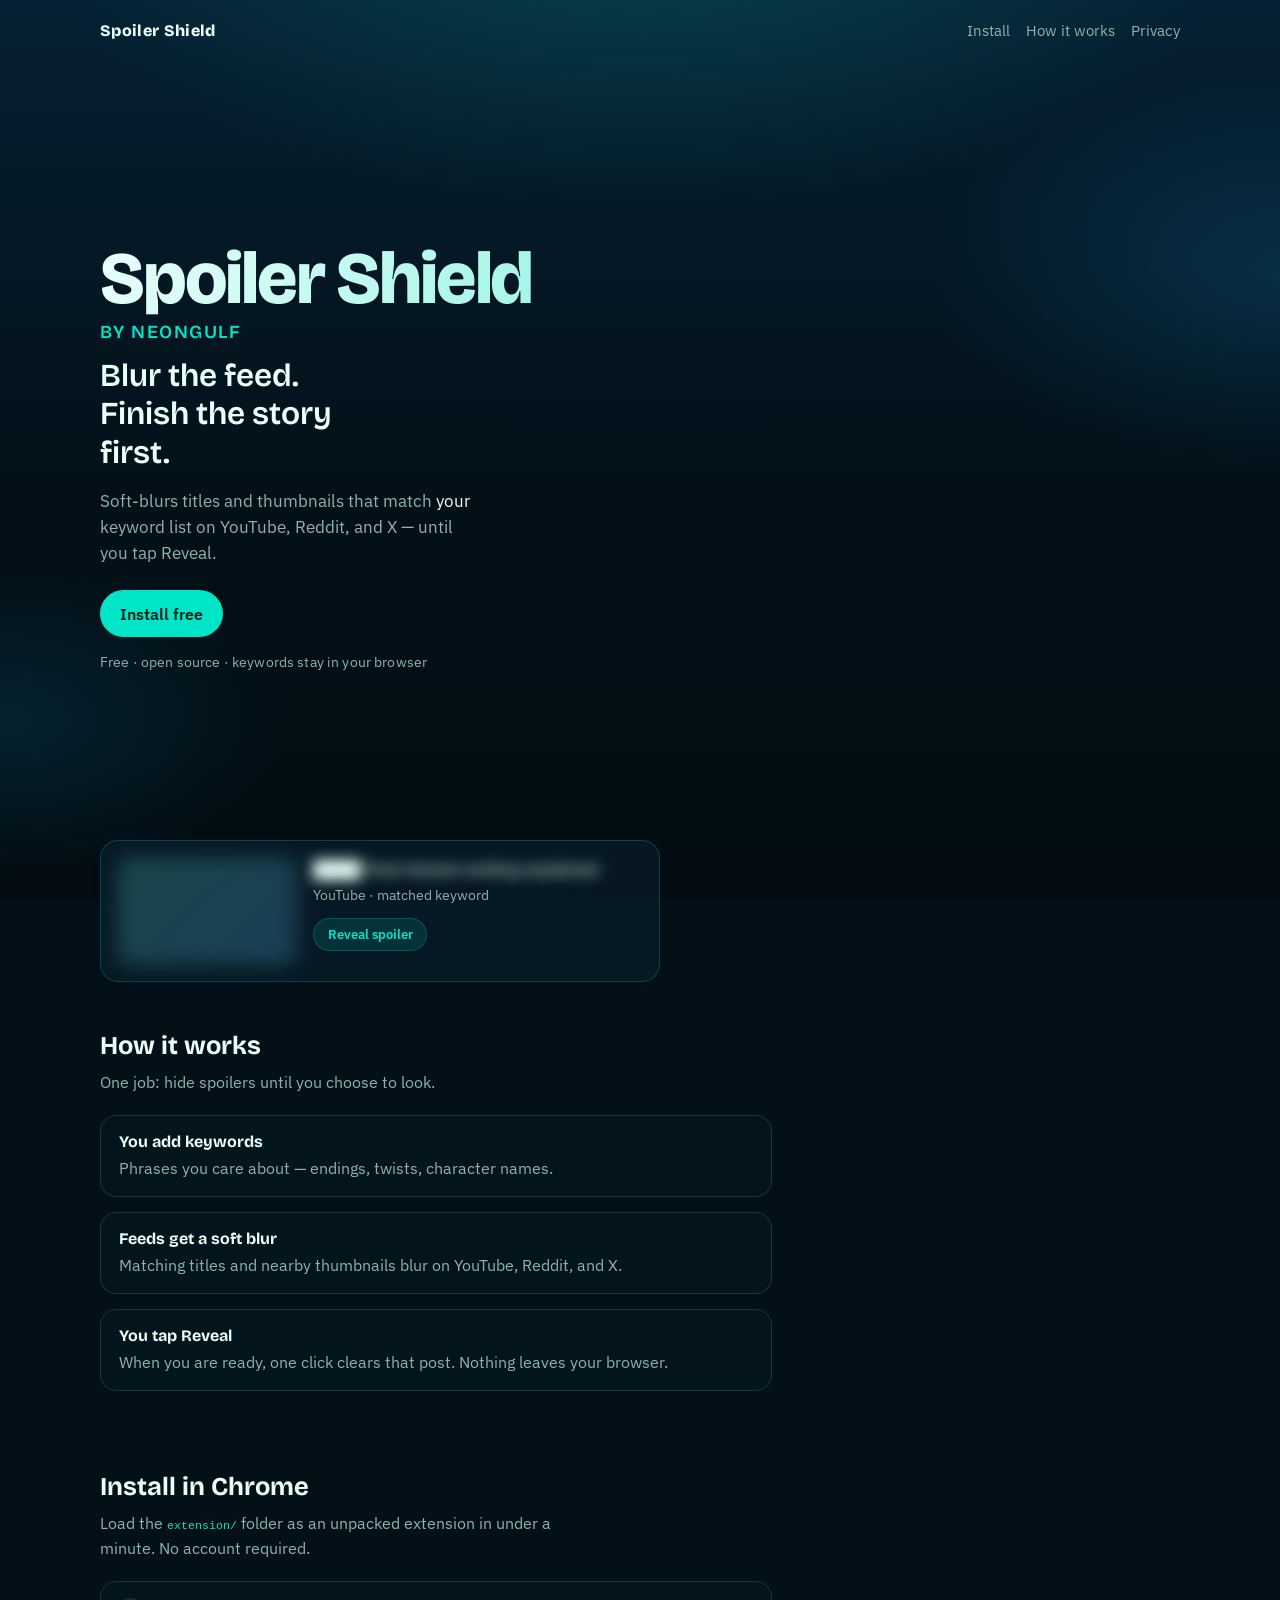
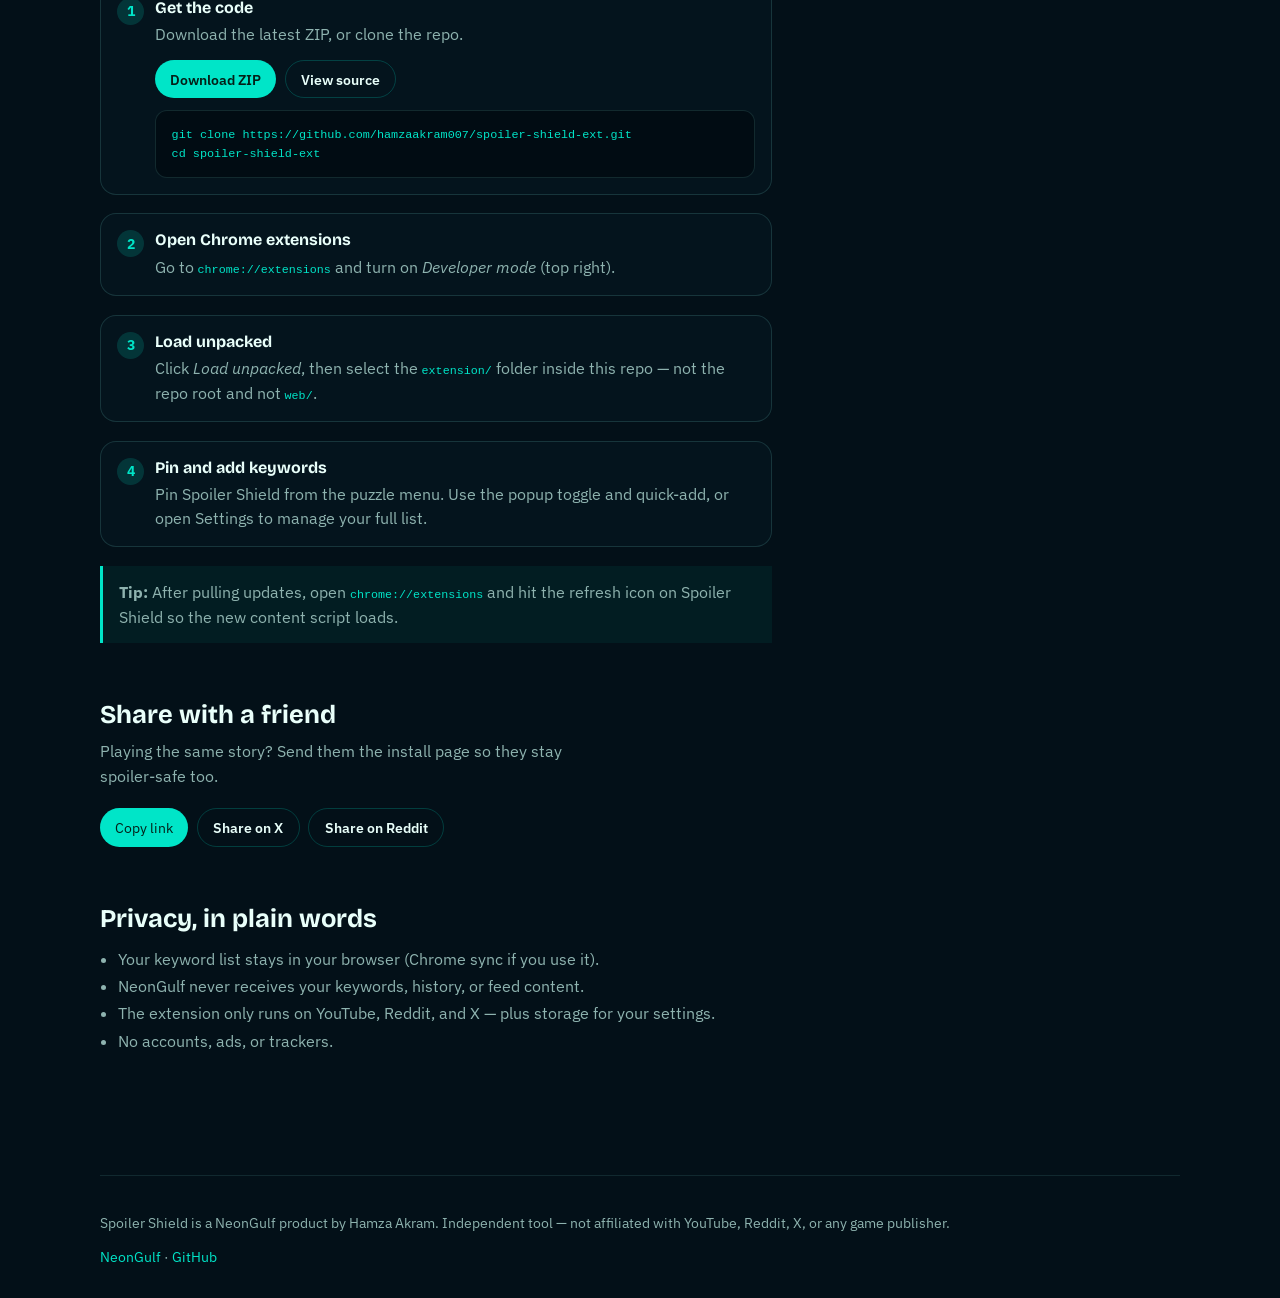
<file: web/index.html>
<!DOCTYPE html>
<html lang="en">
  <head>
    <meta charset="UTF-8" />
    <meta name="viewport" content="width=device-width, initial-scale=1" />
    <title>Spoiler Shield by NeonGulf — blur spoilers on YouTube, Reddit &amp; X</title>
    <meta
      name="description"
      content="Free Chrome extension that blurs spoiler titles and thumbnails on YouTube, Reddit, and X. Your keyword list stays in your browser. Install in under a minute."
    />
    <meta name="robots" content="index,follow" />
    <link rel="canonical" href="https://shield.neongulf.com/" />
    <meta name="theme-color" content="#031018" />
    <meta property="og:type" content="website" />
    <meta property="og:site_name" content="NeonGulf" />
    <meta property="og:url" content="https://shield.neongulf.com/" />
    <meta
      property="og:title"
      content="Spoiler Shield — blur spoilers before you see them"
    />
    <meta
      property="og:description"
      content="Blur matching titles and thumbnails on YouTube, Reddit, and X until you tap Reveal. Keywords stay in your browser."
    />
    <meta property="og:image" content="https://shield.neongulf.com/favicon-128.png" />
    <meta name="twitter:card" content="summary" />
    <meta
      name="twitter:title"
      content="Spoiler Shield — blur spoilers before you see them"
    />
    <meta
      name="twitter:description"
      content="Free Chrome extension. Your keyword list. YouTube, Reddit, and X."
    />
    <meta name="twitter:image" content="https://shield.neongulf.com/favicon-128.png" />
    <link rel="icon" type="image/png" href="favicon-32.png" />
    <link rel="apple-touch-icon" href="favicon-128.png" />
    <link rel="preconnect" href="https://fonts.googleapis.com" />
    <link rel="preconnect" href="https://fonts.gstatic.com" crossorigin />
    <link
      href="https://fonts.googleapis.com/css2?family=Bricolage+Grotesque:opsz,wght@12..96,600;12..96,800&family=IBM+Plex+Sans:wght@400;500;600&display=swap"
      rel="stylesheet"
    />
    <link rel="stylesheet" href="styles.css" />
    <script type="application/ld+json">
      {
        "@context": "https://schema.org",
        "@type": "SoftwareApplication",
        "name": "Spoiler Shield",
        "applicationCategory": "BrowserApplication",
        "operatingSystem": "Chrome",
        "offers": {
          "@type": "Offer",
          "price": "0",
          "priceCurrency": "USD"
        },
        "description": "Chrome extension that blurs spoiler titles and thumbnails on YouTube, Reddit, and X until you choose to reveal them.",
        "url": "https://shield.neongulf.com/",
        "author": {
          "@type": "Organization",
          "name": "NeonGulf",
          "url": "https://neongulf.com"
        }
      }
    </script>
  </head>
  <body>
    <div class="atmosphere" aria-hidden="true"></div>
    <header class="top">
      <span class="logo">Spoiler Shield</span>
      <nav class="top-nav" aria-label="Primary">
        <a class="ghost-link" href="#install">Install</a>
        <a class="ghost-link" href="#how">How it works</a>
        <a class="ghost-link" href="#privacy">Privacy</a>
      </nav>
    </header>

    <main>
      <section class="hero">
        <p class="brand">Spoiler Shield</p>
        <p class="byline">by NeonGulf</p>
        <h1>Blur the feed. Finish the story first.</h1>
        <p class="support">
          Soft-blurs titles and thumbnails that match <em>your</em> keyword list
          on YouTube, Reddit, and X — until you tap Reveal.
        </p>
        <div class="cta-row">
          <a class="cta" href="#install">Install free</a>
        </div>
        <p class="trust-line">
          Free · open source · keywords stay in your browser
        </p>
      </section>

      <section class="preview" aria-label="Product preview">
        <div class="feed-card">
          <div class="thumb blurred"></div>
          <div class="meta">
            <p class="title blurred-text">████ final mission ending explained</p>
            <p class="sub">YouTube · matched keyword</p>
            <button type="button" class="reveal-demo" disabled>Reveal spoiler</button>
          </div>
        </div>
      </section>

      <section class="how" id="how" aria-labelledby="how-heading">
        <h2 id="how-heading">How it works</h2>
        <p class="section-lede">
          One job: hide spoilers until you choose to look.
        </p>
        <ol class="how-grid">
          <li>
            <strong>You add keywords</strong>
            <p>Phrases you care about — endings, twists, character names.</p>
          </li>
          <li>
            <strong>Feeds get a soft blur</strong>
            <p>Matching titles and nearby thumbnails blur on YouTube, Reddit, and X.</p>
          </li>
          <li>
            <strong>You tap Reveal</strong>
            <p>When you are ready, one click clears that post. Nothing leaves your browser.</p>
          </li>
        </ol>
      </section>

      <section class="install" id="install" aria-labelledby="install-heading">
        <h2 id="install-heading">Install in Chrome</h2>
        <p class="install-lede">
          Load the <code>extension/</code> folder as an unpacked extension in
          under a minute. No account required.
        </p>

        <ol class="steps">
          <li>
            <strong>Get the code</strong>
            <p>Download the latest ZIP, or clone the repo.</p>
            <div class="step-actions">
              <a
                class="cta compact"
                href="https://github.com/hamzaakram007/spoiler-shield-ext/archive/refs/heads/main.zip"
                >Download ZIP</a
              >
              <a
                class="cta secondary compact"
                href="https://github.com/hamzaakram007/spoiler-shield-ext"
                >View source</a
              >
            </div>
            <pre><code>git clone https://github.com/hamzaakram007/spoiler-shield-ext.git
cd spoiler-shield-ext</code></pre>
          </li>
          <li>
            <strong>Open Chrome extensions</strong>
            <p>
              Go to <code>chrome://extensions</code> and turn on
              <em>Developer mode</em> (top right).
            </p>
          </li>
          <li>
            <strong>Load unpacked</strong>
            <p>
              Click <em>Load unpacked</em>, then select the
              <code>extension/</code> folder inside this repo — not the repo root
              and not <code>web/</code>.
            </p>
          </li>
          <li>
            <strong>Pin and add keywords</strong>
            <p>
              Pin Spoiler Shield from the puzzle menu. Use the popup toggle and
              quick-add, or open Settings to manage your full list.
            </p>
          </li>
        </ol>

        <aside class="tip">
          <strong>Tip:</strong> After pulling updates, open
          <code>chrome://extensions</code> and hit the refresh icon on Spoiler
          Shield so the new content script loads.
        </aside>
      </section>

      <section class="share" id="share" aria-labelledby="share-heading">
        <h2 id="share-heading">Share with a friend</h2>
        <p class="section-lede">
          Playing the same story? Send them the install page so they stay spoiler-safe too.
        </p>
        <div class="share-row">
          <button type="button" class="cta compact" id="copy-link">Copy link</button>
          <a
            class="cta secondary compact"
            id="share-x"
            href="https://twitter.com/intent/tweet?text=Spoiler%20Shield%20blurs%20spoilers%20on%20YouTube%2C%20Reddit%2C%20and%20X%20until%20you%20reveal%20them.%20Keywords%20stay%20in%20your%20browser.&url=https%3A%2F%2Fshield.neongulf.com%2F"
            target="_blank"
            rel="noopener"
            >Share on X</a
          >
          <a
            class="cta secondary compact"
            href="https://www.reddit.com/submit?url=https%3A%2F%2Fshield.neongulf.com%2F&title=Spoiler%20Shield%20%E2%80%94%20blur%20spoilers%20before%20you%20see%20them"
            target="_blank"
            rel="noopener"
            >Share on Reddit</a
          >
        </div>
        <p id="copy-status" class="copy-status" role="status" hidden>Link copied</p>
      </section>

      <section class="privacy" id="privacy" aria-labelledby="privacy-heading">
        <h2 id="privacy-heading">Privacy, in plain words</h2>
        <ul>
          <li>Your keyword list stays in your browser (Chrome sync if you use it).</li>
          <li>NeonGulf never receives your keywords, history, or feed content.</li>
          <li>The extension only runs on YouTube, Reddit, and X — plus storage for your settings.</li>
          <li>No accounts, ads, or trackers.</li>
        </ul>
      </section>
    </main>

    <footer>
      <p>
        Spoiler Shield is a NeonGulf product by Hamza Akram. Independent tool —
        not affiliated with YouTube, Reddit, X, or any game publisher.
      </p>
      <p class="footer-links">
        <a href="https://neongulf.com">NeonGulf</a>
        ·
        <a href="https://github.com/hamzaakram007/spoiler-shield-ext">GitHub</a>
      </p>
    </footer>
    <script>
      (function () {
        var btn = document.getElementById("copy-link");
        var status = document.getElementById("copy-status");
        if (!btn) return;
        btn.addEventListener("click", async function () {
          var url = "https://shield.neongulf.com/";
          try {
            await navigator.clipboard.writeText(url);
            status.hidden = false;
            status.textContent = "Link copied";
          } catch (e) {
            status.hidden = false;
            status.textContent = url;
          }
          setTimeout(function () {
            status.hidden = true;
          }, 2000);
        });
      })();
    </script>
  </body>
</html>
</file>
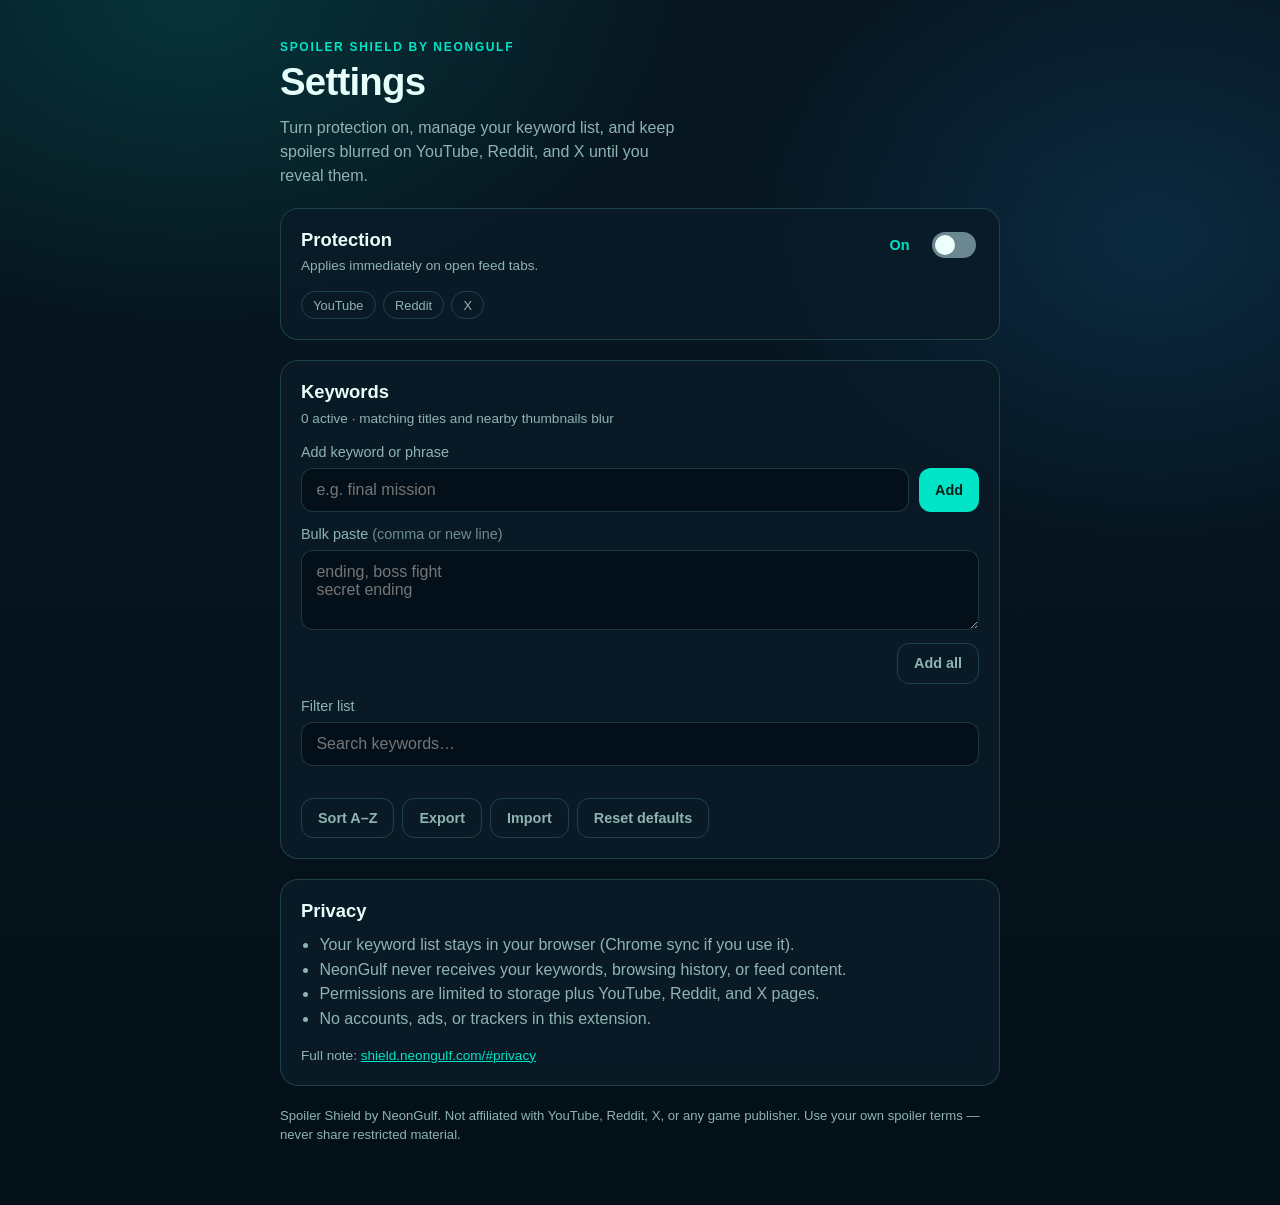
<file: extension/options.html>
<!DOCTYPE html>
<html lang="en">
  <head>
    <meta charset="UTF-8" />
    <meta name="viewport" content="width=device-width, initial-scale=1" />
    <title>Spoiler Shield — Settings</title>
    <link rel="stylesheet" href="options.css" />
  </head>
  <body>
    <div class="page">
      <header>
        <p class="eyebrow">Spoiler Shield by NeonGulf</p>
        <h1>Settings</h1>
        <p class="lede">
          Turn protection on, manage your keyword list, and keep spoilers blurred
          on YouTube, Reddit, and X until you reveal them.
        </p>
      </header>

      <section id="welcome" class="card welcome" aria-labelledby="welcome-heading" hidden>
        <h2 id="welcome-heading">Welcome — three quick steps</h2>
        <ol class="welcome-steps">
          <li>Keep protection <strong>On</strong>.</li>
          <li>Add the spoilers you want blurred (phrases work best).</li>
          <li>Open YouTube, Reddit, or X — matching posts blur until you tap Reveal.</li>
        </ol>
        <button id="dismiss-welcome" type="button">Got it</button>
      </section>

      <section class="card" aria-labelledby="protection-heading">
        <div class="card-head">
          <div>
            <h2 id="protection-heading">Protection</h2>
            <p class="hint">Applies immediately on open feed tabs.</p>
          </div>
          <label class="switch-row" for="enabled">
            <span id="enabled-label">On</span>
            <input id="enabled" type="checkbox" role="switch" />
          </label>
        </div>
        <ul class="sites">
          <li>YouTube</li>
          <li>Reddit</li>
          <li>X</li>
        </ul>
      </section>

      <section class="card" aria-labelledby="keywords-heading">
        <div class="card-head">
          <div>
            <h2 id="keywords-heading">Keywords</h2>
            <p class="hint">
              <span id="keyword-count">0</span> active · matching titles and nearby
              thumbnails blur
            </p>
          </div>
        </div>

        <label class="field" for="new-keyword">
          <span>Add keyword or phrase</span>
          <div class="row">
            <input
              id="new-keyword"
              type="text"
              placeholder="e.g. final mission"
              maxlength="80"
              autocomplete="off"
            />
            <button id="add-btn" type="button">Add</button>
          </div>
        </label>

        <label class="field tight" for="bulk-keywords">
          <span>Bulk paste <em>(comma or new line)</em></span>
          <textarea
            id="bulk-keywords"
            rows="3"
            placeholder="ending, boss fight&#10;secret ending"
          ></textarea>
          <div class="row end">
            <button id="bulk-btn" type="button" class="ghost">Add all</button>
          </div>
        </label>

        <label class="field tight" for="filter-keywords">
          <span>Filter list</span>
          <input
            id="filter-keywords"
            type="search"
            placeholder="Search keywords…"
            autocomplete="off"
          />
        </label>

        <ul id="keyword-list" class="list" aria-live="polite"></ul>

        <div class="footer-actions">
          <div class="action-group">
            <button id="sort-btn" type="button" class="ghost">Sort A–Z</button>
            <button id="export-btn" type="button" class="ghost">Export</button>
            <button id="import-btn" type="button" class="ghost">Import</button>
            <input id="import-file" type="file" accept="application/json,.json,text/plain,.txt,.csv" hidden />
            <button id="reset-btn" type="button" class="ghost danger">
              Reset defaults
            </button>
          </div>
          <p id="save-status" class="status" role="status" hidden>Saved</p>
        </div>
      </section>

      <section class="card privacy" aria-labelledby="privacy-heading">
        <h2 id="privacy-heading">Privacy</h2>
        <ul class="privacy-list">
          <li>Your keyword list stays in your browser (Chrome sync if you use it).</li>
          <li>NeonGulf never receives your keywords, browsing history, or feed content.</li>
          <li>Permissions are limited to storage plus YouTube, Reddit, and X pages.</li>
          <li>No accounts, ads, or trackers in this extension.</li>
        </ul>
        <p class="hint">
          Full note:
          <a href="https://shield.neongulf.com/#privacy" target="_blank" rel="noopener"
            >shield.neongulf.com/#privacy</a
          >
        </p>
      </section>

      <p class="note">
        Spoiler Shield by NeonGulf. Not affiliated with YouTube, Reddit, X, or
        any game publisher. Use your own spoiler terms — never share restricted
        material.
      </p>
    </div>
    <script src="options.js"></script>
  </body>
</html>
</file>
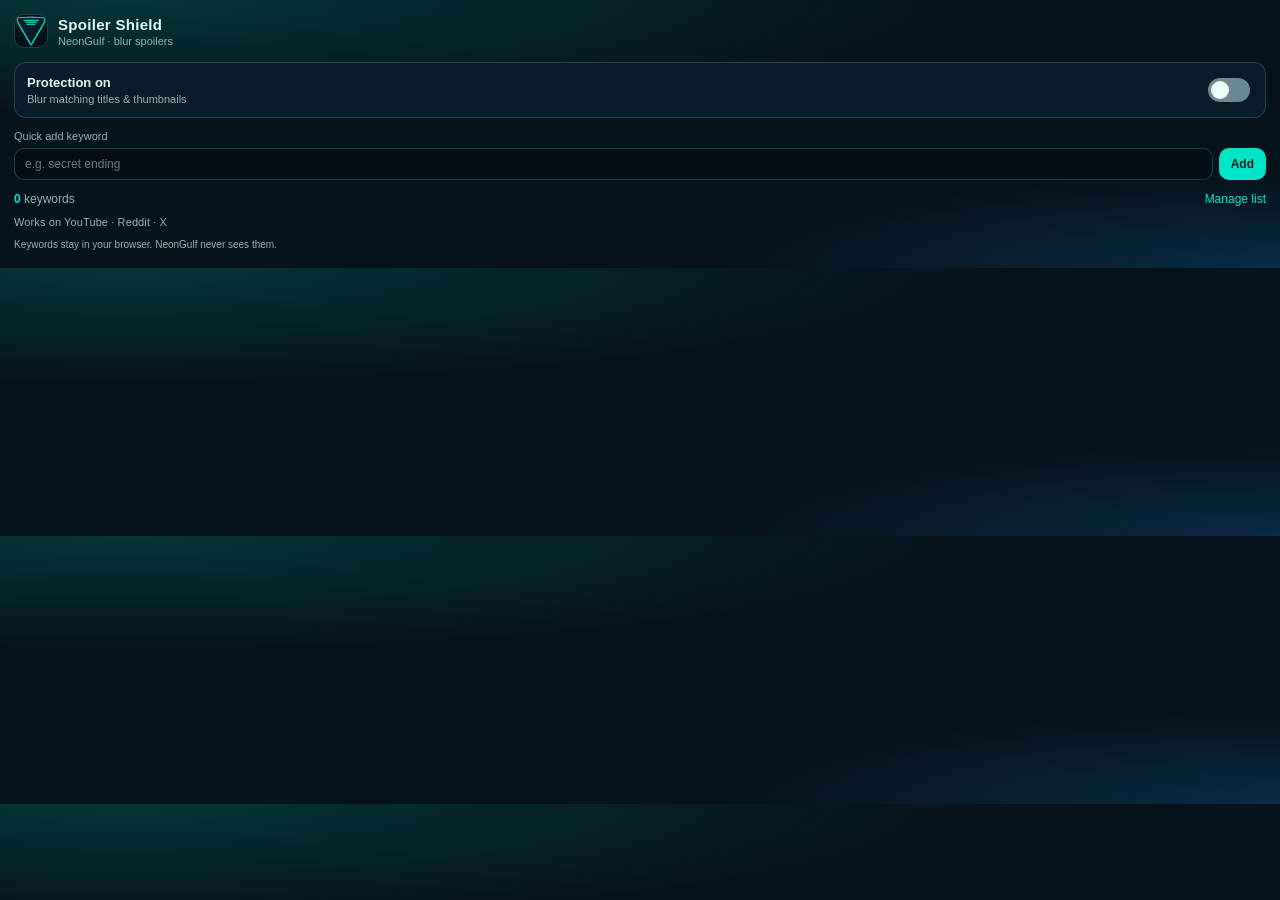
<file: extension/popup.html>
<!DOCTYPE html>
<html lang="en">
  <head>
    <meta charset="UTF-8" />
    <meta name="viewport" content="width=device-width, initial-scale=1" />
    <title>Spoiler Shield</title>
    <link rel="stylesheet" href="popup.css" />
  </head>
  <body>
    <main class="panel">
      <header>
        <img class="mark" src="icons/icon48.png" width="34" height="34" alt="" />
        <div>
          <h1>Spoiler Shield</h1>
          <p class="tag">NeonGulf · blur spoilers</p>
        </div>
      </header>

      <p id="onboard-tip" class="onboard" hidden>
        Add the spoilers you want blurred, then browse YouTube, Reddit, or X.
        <a href="options.html" id="onboard-link">Open settings</a>
      </p>

      <label class="toggle-row" for="enabled">
        <span>
          <strong id="status-label">Protection on</strong>
          <small>Blur matching titles &amp; thumbnails</small>
        </span>
        <input id="enabled" type="checkbox" role="switch" />
      </label>

      <label class="quick-add" for="quick-keyword">
        <span>Quick add keyword</span>
        <div class="row">
          <input
            id="quick-keyword"
            type="text"
            maxlength="80"
            placeholder="e.g. secret ending"
            autocomplete="off"
          />
          <button id="quick-add-btn" type="button">Add</button>
        </div>
      </label>
      <p id="quick-status" class="quick-status" role="status" hidden></p>

      <div class="stats">
        <span><em id="keyword-count">0</em> keywords</span>
        <a href="options.html" id="open-options">Manage list</a>
      </div>
      <p class="sites">Works on YouTube · Reddit · X</p>
      <p class="privacy-line">Keywords stay in your browser. NeonGulf never sees them.</p>
    </main>
    <script src="popup.js"></script>
  </body>
</html>
</file>
<file: web/styles.css>
:root {
  --bg: #031018;
  --teal: #00e5c8;
  --foam: #e9fffa;
  --muted: #8eb3af;
  --line: rgba(0, 229, 200, 0.22);
  --card: rgba(8, 28, 40, 0.78);
  --deep: #0a4f6b;
  --font-display: "Bricolage Grotesque", "Trebuchet MS", sans-serif;
  --font-body: "IBM Plex Sans", "Segoe UI", sans-serif;
}

* {
  box-sizing: border-box;
}

html,
body {
  margin: 0;
  min-height: 100%;
}

body {
  color: var(--foam);
  font-family: var(--font-body);
  background: var(--bg);
  overflow-x: hidden;
}

.atmosphere {
  position: fixed;
  inset: 0;
  z-index: -1;
  background:
    radial-gradient(ellipse 80% 55% at 50% -10%, rgba(0, 229, 200, 0.18), transparent 60%),
    radial-gradient(ellipse 50% 40% at 100% 30%, rgba(14, 90, 130, 0.35), transparent 55%),
    radial-gradient(ellipse 45% 35% at 0% 80%, rgba(8, 60, 80, 0.45), transparent 50%),
    linear-gradient(180deg, #062033 0%, #031018 55%, #020c12 100%);
  animation: tide 14s ease-in-out infinite alternate;
}

@keyframes tide {
  from {
    filter: hue-rotate(0deg) saturate(1);
  }
  to {
    filter: hue-rotate(-8deg) saturate(1.08);
  }
}

.top {
  display: flex;
  justify-content: space-between;
  align-items: center;
  width: min(1080px, calc(100% - 2.5rem));
  margin: 0 auto;
  padding: 1.25rem 0;
}

.logo {
  font-family: var(--font-display);
  font-weight: 800;
  letter-spacing: 0.02em;
}

.top-nav {
  display: flex;
  align-items: center;
  gap: 1rem;
}

.ghost-link {
  color: var(--muted);
  text-decoration: none;
  font-size: 0.95rem;
}

.ghost-link:hover {
  color: var(--teal);
}

main {
  width: min(1080px, calc(100% - 2.5rem));
  margin: 0 auto;
  padding-bottom: 4rem;
}

.hero {
  min-height: calc(100vh - 5.5rem);
  display: flex;
  flex-direction: column;
  justify-content: center;
  padding: 1rem 0 2rem;
  animation: rise 0.9s ease both;
}

@keyframes rise {
  from {
    opacity: 0;
    transform: translateY(18px);
  }
  to {
    opacity: 1;
    transform: none;
  }
}

.brand {
  margin: 0 0 0.75rem;
  font-family: var(--font-display);
  font-size: clamp(2.4rem, 7vw, 4.6rem);
  font-weight: 800;
  letter-spacing: -0.03em;
  line-height: 0.95;
  background: linear-gradient(120deg, var(--foam), #9ff5e6 45%, #4fd0ff);
  -webkit-background-clip: text;
  background-clip: text;
  color: transparent;
}

.byline {
  margin: -0.35rem 0 0.85rem;
  font-family: var(--font-display);
  font-size: clamp(0.95rem, 2.2vw, 1.15rem);
  font-weight: 600;
  letter-spacing: 0.08em;
  text-transform: uppercase;
  color: var(--teal);
}

.hero h1 {
  margin: 0;
  max-width: 14ch;
  font-family: var(--font-display);
  font-size: clamp(1.35rem, 3.2vw, 2rem);
  font-weight: 600;
  line-height: 1.2;
  color: var(--foam);
}

.support {
  margin: 1rem 0 0;
  max-width: 38ch;
  color: var(--muted);
  font-size: 1.05rem;
  line-height: 1.55;
}

.cta-row {
  display: flex;
  flex-wrap: wrap;
  gap: 0.75rem;
  margin-top: 1.5rem;
}

.trust-line {
  margin: 0.9rem 0 0;
  color: var(--muted);
  font-size: 0.9rem;
  letter-spacing: 0.01em;
}

.support em {
  font-style: normal;
  color: var(--foam);
}

.cta {
  display: inline-flex;
  align-items: center;
  justify-content: center;
  padding: 0.85rem 1.25rem;
  border-radius: 999px;
  background: var(--teal);
  color: #042018;
  font-weight: 600;
  text-decoration: none;
  transition: transform 0.2s ease, filter 0.2s ease;
}

.cta:hover {
  transform: translateY(-2px);
  filter: brightness(1.06);
}

.cta.secondary {
  background: transparent;
  color: var(--foam);
  border: 1px solid var(--line);
}

.cta.compact {
  padding: 0.55rem 0.95rem;
  font-size: 0.9rem;
}

.preview {
  margin-top: -2rem;
  margin-bottom: 3rem;
  animation: rise 1.1s 0.15s ease both;
}

.feed-card {
  display: grid;
  grid-template-columns: 180px 1fr;
  gap: 1rem;
  width: min(560px, 100%);
  padding: 1rem;
  border: 1px solid var(--line);
  border-radius: 18px;
  background: var(--card);
  backdrop-filter: blur(10px);
}

.thumb {
  height: 108px;
  border-radius: 12px;
  background:
    linear-gradient(135deg, rgba(0, 229, 200, 0.2), rgba(14, 90, 130, 0.55)),
    #123;
}

.blurred {
  filter: blur(10px) saturate(0.75);
}

.blurred-text {
  filter: blur(7px);
  user-select: none;
}

.meta .title {
  margin: 0.15rem 0 0.35rem;
  font-family: var(--font-display);
  font-size: 1.05rem;
}

.sub {
  margin: 0;
  color: var(--muted);
  font-size: 0.85rem;
}

.reveal-demo {
  margin-top: 0.85rem;
  border: 1px solid var(--line);
  border-radius: 999px;
  padding: 0.45rem 0.85rem;
  background: rgba(0, 229, 200, 0.12);
  color: var(--teal);
  font: 600 0.8rem var(--font-body);
}

.install {
  max-width: 42rem;
  margin: 0 0 3.5rem;
  padding: 1.5rem 0 0;
  scroll-margin-top: 1.5rem;
  animation: rise 1.12s 0.2s ease both;
}

.install h2,
.how h2,
.share h2,
.privacy h2 {
  margin: 0;
  font-family: var(--font-display);
  font-size: 1.6rem;
}

.section-lede {
  margin: 0.55rem 0 1.25rem;
  color: var(--muted);
  line-height: 1.55;
  max-width: 48ch;
}

.how,
.share,
.privacy {
  max-width: 42rem;
  margin: 0 0 3.5rem;
  scroll-margin-top: 1.5rem;
  animation: rise 1.1s 0.18s ease both;
}

.how-grid {
  margin: 0;
  padding: 0;
  list-style: none;
  display: grid;
  gap: 0.9rem;
}

.how-grid li {
  padding: 1rem 1.1rem;
  border: 1px solid rgba(120, 220, 210, 0.16);
  border-radius: 16px;
  background: rgba(6, 24, 36, 0.55);
}

.how-grid strong {
  display: block;
  margin-bottom: 0.35rem;
  font-family: var(--font-display);
}

.how-grid p {
  margin: 0;
  color: var(--muted);
  line-height: 1.5;
}

.share-row {
  display: flex;
  flex-wrap: wrap;
  gap: 0.55rem;
}

button.cta {
  border: 0;
  cursor: pointer;
  font: inherit;
}

.copy-status {
  margin: 0.75rem 0 0;
  color: var(--teal);
  font-size: 0.9rem;
}

.privacy ul {
  margin: 0.75rem 0 0;
  padding-left: 1.15rem;
  color: var(--muted);
  line-height: 1.7;
}

.footer-links {
  margin: 0.65rem 0 0;
}

.footer-links a {
  color: var(--teal);
  text-decoration: none;
}

.footer-links a:hover {
  text-decoration: underline;
}

@media (prefers-reduced-motion: reduce) {
  .atmosphere,
  .hero,
  .preview,
  .install,
  .how,
  .share,
  .privacy {
    animation: none !important;
  }
}

.install-lede {
  margin: 0.55rem 0 1.25rem;
  color: var(--muted);
  line-height: 1.55;
  max-width: 48ch;
}

.steps {
  margin: 0;
  padding: 0;
  list-style: none;
  counter-reset: step;
  display: grid;
  gap: 1.15rem;
}

.steps > li {
  position: relative;
  padding: 1rem 1rem 1rem 3.35rem;
  border: 1px solid rgba(120, 220, 210, 0.16);
  border-radius: 16px;
  background: rgba(6, 24, 36, 0.55);
  counter-increment: step;
}

.steps > li::before {
  content: counter(step);
  position: absolute;
  left: 1rem;
  top: 1rem;
  width: 1.7rem;
  height: 1.7rem;
  border-radius: 999px;
  display: grid;
  place-items: center;
  background: rgba(0, 229, 200, 0.16);
  color: var(--teal);
  font-weight: 700;
  font-size: 0.85rem;
}

.steps strong {
  display: block;
  margin-bottom: 0.35rem;
  font-family: var(--font-display);
}

.steps p {
  margin: 0;
  color: var(--muted);
  line-height: 1.5;
}

.steps code,
.install-lede code,
.tip code {
  font-size: 0.9em;
  color: var(--teal);
}

.step-actions {
  display: flex;
  flex-wrap: wrap;
  gap: 0.55rem;
  margin: 0.85rem 0 0.75rem;
}

.steps pre {
  margin: 0.75rem 0 0;
  padding: 0.85rem 1rem;
  overflow-x: auto;
  border-radius: 12px;
  border: 1px solid rgba(120, 220, 210, 0.14);
  background: rgba(2, 12, 18, 0.8);
  color: #c8fff4;
  font-size: 0.82rem;
  line-height: 1.45;
}

.tip {
  margin-top: 1.15rem;
  padding: 0.9rem 1rem;
  border-left: 3px solid var(--teal);
  color: var(--muted);
  line-height: 1.5;
  background: rgba(0, 229, 200, 0.06);
}

footer {
  width: min(1080px, calc(100% - 2.5rem));
  margin: 0 auto 2rem;
  padding-top: 1.5rem;
  border-top: 1px solid rgba(120, 220, 210, 0.12);
  color: var(--muted);
  font-size: 0.85rem;
  line-height: 1.5;
}

@media (max-width: 640px) {
  .feed-card {
    grid-template-columns: 1fr;
  }

  .hero {
    min-height: auto;
    padding-top: 2rem;
    padding-bottom: 2.5rem;
  }

  .preview {
    margin-top: 0;
  }
}
</file>
<file: extension/options.css>
:root {
  --bg: #041018;
  --card: rgba(10, 28, 40, 0.92);
  --line: rgba(120, 220, 210, 0.2);
  --teal: #00e5c8;
  --foam: #e7fffa;
  --muted: #8fb4b0;
  --danger: #ff7a6e;
}

* {
  box-sizing: border-box;
}

body {
  margin: 0;
  min-height: 100vh;
  color: var(--foam);
  font-family: "Trebuchet MS", "Segoe UI", sans-serif;
  background:
    radial-gradient(70% 50% at 15% 0%, rgba(0, 229, 200, 0.14), transparent 55%),
    radial-gradient(55% 45% at 90% 20%, rgba(22, 96, 150, 0.28), transparent 60%),
    linear-gradient(180deg, #071722 0%, #041018 100%);
}

.page {
  width: min(720px, calc(100% - 2rem));
  margin: 0 auto;
  padding: 2.5rem 0 3rem;
}

.eyebrow {
  margin: 0 0 0.4rem;
  color: var(--teal);
  text-transform: uppercase;
  letter-spacing: 0.14em;
  font-size: 0.75rem;
  font-weight: 700;
}

h1 {
  margin: 0;
  font-size: clamp(1.8rem, 4vw, 2.4rem);
  letter-spacing: -0.02em;
}

h2 {
  margin: 0;
  font-size: 1.15rem;
}

.lede {
  margin: 0.7rem 0 0;
  color: var(--muted);
  max-width: 46ch;
  line-height: 1.5;
}

.card {
  margin-top: 1.25rem;
  padding: 1.25rem;
  border: 1px solid var(--line);
  border-radius: 18px;
  background: var(--card);
  backdrop-filter: blur(8px);
}

.card-head {
  display: flex;
  align-items: flex-start;
  justify-content: space-between;
  gap: 1rem;
  margin-bottom: 1rem;
}

.hint {
  margin: 0.35rem 0 0;
  color: var(--muted);
  font-size: 0.85rem;
  line-height: 1.4;
}

.sites {
  display: flex;
  flex-wrap: wrap;
  gap: 0.45rem;
  list-style: none;
  margin: 0;
  padding: 0;
}

.sites li {
  padding: 0.35rem 0.7rem;
  border-radius: 999px;
  border: 1px solid rgba(120, 220, 210, 0.2);
  color: var(--muted);
  font-size: 0.8rem;
}

.switch-row {
  display: inline-flex;
  align-items: center;
  gap: 0.65rem;
  cursor: pointer;
  user-select: none;
}

.switch-row span {
  font-size: 0.9rem;
  font-weight: 700;
  color: var(--teal);
  min-width: 1.75rem;
}

input[type="checkbox"] {
  appearance: none;
  width: 44px;
  height: 26px;
  border-radius: 999px;
  background: #6b8790;
  position: relative;
  flex-shrink: 0;
  transition: background 0.18s ease;
  cursor: pointer;
}

input[type="checkbox"]::after {
  content: "";
  position: absolute;
  top: 3px;
  left: 3px;
  width: 20px;
  height: 20px;
  border-radius: 50%;
  background: #ecfffb;
  transition: transform 0.18s ease;
}

input[type="checkbox"]:checked {
  background: var(--teal);
}

input[type="checkbox"]:checked::after {
  transform: translateX(18px);
}

.field {
  display: block;
  margin-top: 0.85rem;
}

.field.tight {
  margin-top: 0.9rem;
}

.field > span {
  display: block;
  margin-bottom: 0.5rem;
  font-size: 0.9rem;
  color: var(--muted);
}

.field em {
  font-style: normal;
  opacity: 0.75;
}

.row {
  display: flex;
  gap: 0.6rem;
}

.row.end {
  justify-content: flex-end;
  margin-top: 0.55rem;
}

input[type="text"],
input[type="search"],
textarea {
  width: 100%;
  min-width: 0;
  padding: 0.75rem 0.9rem;
  border-radius: 12px;
  border: 1px solid var(--line);
  background: rgba(3, 14, 22, 0.75);
  color: var(--foam);
  font: inherit;
  resize: vertical;
}

.row input[type="text"] {
  flex: 1;
}

input:focus,
textarea:focus {
  outline: 2px solid rgba(0, 229, 200, 0.45);
  outline-offset: 1px;
}

button {
  border: 0;
  border-radius: 12px;
  padding: 0.75rem 1rem;
  background: var(--teal);
  color: #042018;
  font: 700 0.9rem/1 "Trebuchet MS", "Segoe UI", sans-serif;
  cursor: pointer;
}

button:hover {
  filter: brightness(1.05);
}

button.ghost {
  background: transparent;
  color: var(--muted);
  border: 1px solid var(--line);
}

button.ghost:hover {
  color: var(--foam);
}

button.ghost.danger:hover {
  color: var(--danger);
  border-color: rgba(255, 122, 110, 0.45);
}

.list {
  list-style: none;
  margin: 1rem 0 0;
  padding: 0;
  display: grid;
  gap: 0.5rem;
  max-height: 22rem;
  overflow: auto;
}

.list li {
  display: flex;
  align-items: center;
  justify-content: space-between;
  gap: 0.75rem;
  padding: 0.7rem 0.85rem;
  border-radius: 12px;
  border: 1px solid rgba(120, 220, 210, 0.12);
  background: rgba(4, 18, 28, 0.65);
}

.list code {
  font-family: "Consolas", "Courier New", monospace;
  font-size: 0.92rem;
  overflow-wrap: anywhere;
}

.remove {
  background: transparent;
  color: var(--danger);
  border: 1px solid rgba(255, 122, 110, 0.35);
  padding: 0.4rem 0.7rem;
  font-size: 0.8rem;
  flex-shrink: 0;
}

.footer-actions {
  display: flex;
  align-items: center;
  justify-content: space-between;
  gap: 0.75rem;
  flex-wrap: wrap;
  margin-top: 1rem;
}

.action-group {
  display: flex;
  flex-wrap: wrap;
  gap: 0.5rem;
}

.status {
  margin: 0;
  color: var(--teal);
  font-size: 0.85rem;
}

.status.error {
  color: var(--danger);
}

.welcome .welcome-steps {
  margin: 0.75rem 0 1rem;
  padding-left: 1.2rem;
  color: var(--muted);
  line-height: 1.55;
}

.welcome .welcome-steps strong {
  color: var(--foam);
}

.privacy-list {
  margin: 0.65rem 0 0.85rem;
  padding-left: 1.15rem;
  color: var(--muted);
  line-height: 1.55;
}

.privacy a {
  color: var(--teal);
}

.note {
  margin-top: 1.25rem;
  color: var(--muted);
  font-size: 0.82rem;
  line-height: 1.45;
}

.empty {
  color: var(--muted);
  font-size: 0.9rem;
  padding: 0.5rem 0;
  border: 0 !important;
  background: transparent !important;
}

@media (max-width: 560px) {
  .card-head {
    flex-direction: column;
  }
}
</file>
<file: extension/popup.css>
:root {
  --bg: #06121c;
  --panel: #0b1d2c;
  --line: rgba(120, 220, 210, 0.22);
  --teal: #00e5c8;
  --foam: #dffcf5;
  --muted: #8fb4b0;
  --danger-off: #6b8790;
}

* {
  box-sizing: border-box;
}

body {
  margin: 0;
  min-width: 280px;
  font-family: "Trebuchet MS", "Segoe UI", sans-serif;
  color: var(--foam);
  background:
    radial-gradient(120% 80% at 10% 0%, rgba(0, 229, 200, 0.16), transparent 55%),
    radial-gradient(90% 70% at 100% 100%, rgba(18, 90, 140, 0.35), transparent 50%),
    var(--bg);
}

.panel {
  padding: 14px 14px 16px;
}

header {
  display: flex;
  gap: 10px;
  align-items: center;
  margin-bottom: 14px;
}

.mark {
  width: 34px;
  height: 34px;
  border-radius: 10px;
  border: 1px solid var(--line);
  background: #06121c;
  object-fit: cover;
  display: block;
}

h1 {
  margin: 0;
  font-size: 15px;
  letter-spacing: 0.02em;
}

.tag {
  margin: 2px 0 0;
  color: var(--muted);
  font-size: 11px;
}

.toggle-row {
  display: flex;
  align-items: center;
  justify-content: space-between;
  gap: 12px;
  padding: 12px;
  border: 1px solid var(--line);
  border-radius: 12px;
  background: rgba(11, 29, 44, 0.85);
  cursor: pointer;
}

.toggle-row strong {
  display: block;
  font-size: 13px;
}

.toggle-row small {
  display: block;
  margin-top: 3px;
  color: var(--muted);
  font-size: 11px;
}

input[type="checkbox"] {
  appearance: none;
  width: 42px;
  height: 24px;
  border-radius: 999px;
  background: var(--danger-off);
  position: relative;
  flex-shrink: 0;
  transition: background 0.18s ease;
  cursor: pointer;
}

input[type="checkbox"]::after {
  content: "";
  position: absolute;
  top: 3px;
  left: 3px;
  width: 18px;
  height: 18px;
  border-radius: 50%;
  background: #ecfffb;
  transition: transform 0.18s ease;
}

input[type="checkbox"]:checked {
  background: var(--teal);
}

input[type="checkbox"]:checked::after {
  transform: translateX(18px);
}

.stats {
  display: flex;
  justify-content: space-between;
  align-items: center;
  margin-top: 12px;
  color: var(--muted);
  font-size: 12px;
}

.stats em {
  font-style: normal;
  color: var(--teal);
  font-weight: 700;
}

#open-options {
  color: var(--teal);
  text-decoration: none;
}

#open-options:hover {
  text-decoration: underline;
}

.sites {
  margin: 10px 0 0;
  color: var(--muted);
  font-size: 11px;
  letter-spacing: 0.01em;
}

.onboard {
  margin: 0 0 12px;
  padding: 10px 12px;
  border-radius: 12px;
  border: 1px solid rgba(0, 229, 200, 0.28);
  background: rgba(0, 229, 200, 0.08);
  color: var(--foam);
  font-size: 12px;
  line-height: 1.45;
}

.onboard a {
  color: var(--teal);
  text-decoration: none;
  font-weight: 700;
}

.onboard a:hover {
  text-decoration: underline;
}

.quick-add {
  display: block;
  margin-top: 12px;
}

.quick-add > span {
  display: block;
  margin-bottom: 6px;
  color: var(--muted);
  font-size: 11px;
}

.quick-add .row {
  display: flex;
  gap: 6px;
}

.quick-add input {
  flex: 1;
  min-width: 0;
  padding: 8px 10px;
  border-radius: 10px;
  border: 1px solid var(--line);
  background: rgba(3, 14, 22, 0.75);
  color: var(--foam);
  font: inherit;
  font-size: 12px;
}

.quick-add button {
  border: 0;
  border-radius: 10px;
  padding: 8px 12px;
  background: var(--teal);
  color: #042018;
  font: 700 12px/1 "Trebuchet MS", "Segoe UI", sans-serif;
  cursor: pointer;
}

.quick-add button:hover {
  filter: brightness(1.05);
}

.quick-status {
  margin: 6px 0 0;
  color: var(--teal);
  font-size: 11px;
}

.quick-status.error {
  color: #ff9b90;
}

.privacy-line {
  margin: 10px 0 0;
  color: var(--muted);
  font-size: 10px;
  line-height: 1.4;
}
</file>
